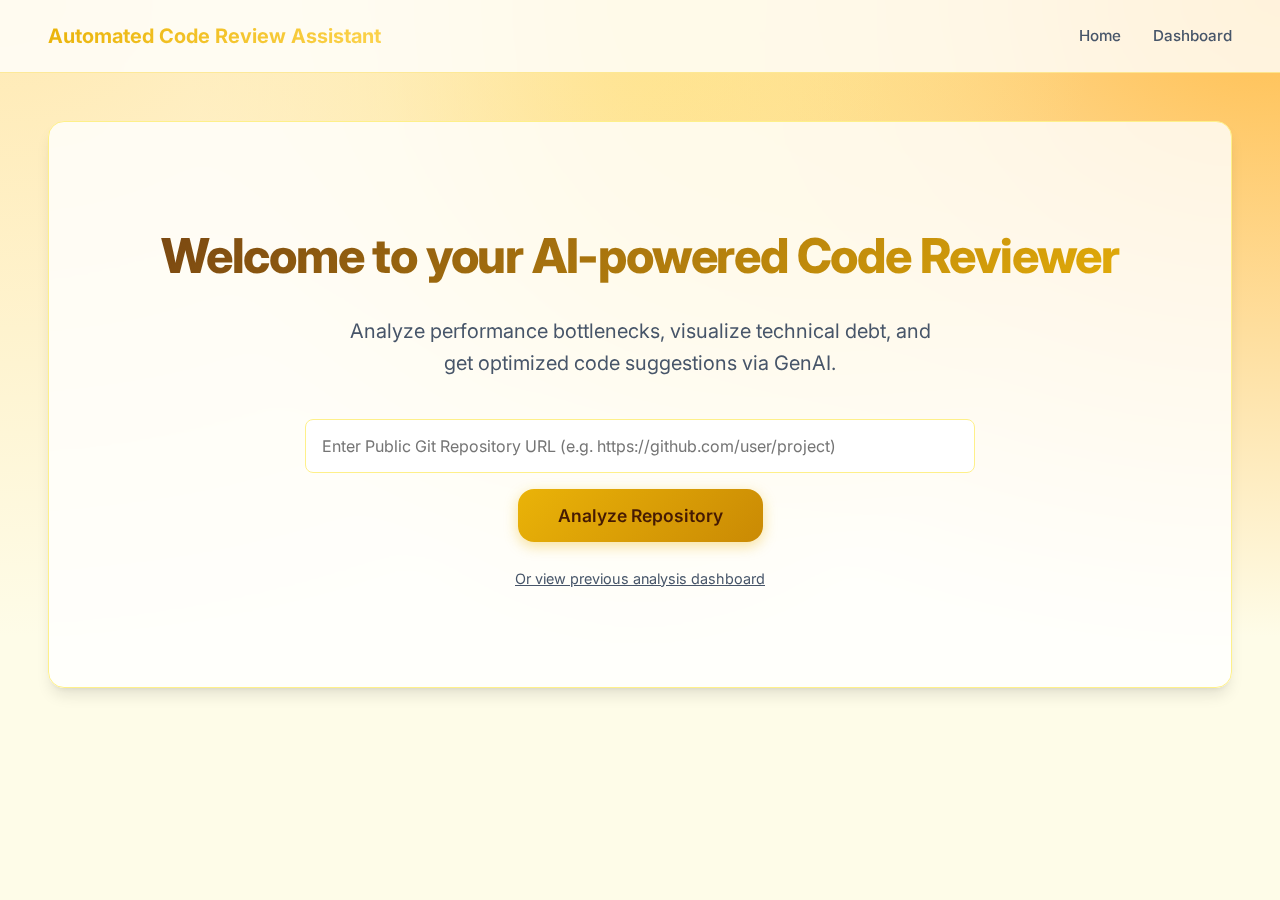
<file: frontend/index.html>
<!DOCTYPE html>
<html lang="en">

<head>
    <meta charset="UTF-8">
    <meta name="viewport" content="width=device-width, initial-scale=1.0">
    <title>Automated Code Review Assistant</title>
    <link rel="stylesheet" href="style.css">
</head>

<body>
    <header>
        <h1>Automated Code Review Assistant</h1>
        <nav>
            <ul>
                <li><a href="index.html">Home</a></li>
                <li><a href="dashboard.html">Dashboard</a></li>
            </ul>
        </nav>
    </header>
    <main>
        <section class="hero">
            <h2>Welcome to your AI-powered Code Reviewer</h2>
            <p>Analyze performance bottlenecks, visualize technical debt, and get optimized code suggestions via GenAI.
            </p>
            <form id="analyze-form" class="repo-form"
                style="margin-top: 2rem; display: flex; flex-direction: column; align-items: center; gap: 1rem;">
                <input type="url" id="repo-url"
                    placeholder="Enter Public Git Repository URL (e.g. https://github.com/user/project)" required
                    style="width: 60%; padding: 1rem; border-radius: 8px; border: 1px solid var(--border); font-size: 1rem;" />
                <button type="submit" class="cta-button" style="border: none; cursor: pointer;">Analyze
                    Repository</button>
            </form>
            <div style="margin-top: 1.5rem;">
                <a href="dashboard.html" style="color: var(--text-muted); font-size: 0.9rem;">Or view previous analysis
                    dashboard</a>
            </div>
        </section>
    </main>
    <script src="script.js"></script>
</body>

</html>
</file>
<file: frontend/style.css>
@import url('https://fonts.googleapis.com/css2?family=Inter:wght@300;400;500;600;700&display=swap');

:root {
    --primary: #eab308;
    --primary-hover: #ca8a04;
    --secondary: #fcd34d;
    --background: #fefce8;
    --surface: #ffffff;
    --text-main: #1e293b;
    --text-muted: #475569;
    --border: #fef08a;
    --success: #10b981;
    --danger: #ef4444;
    --radius-lg: 16px;
    --radius-md: 12px;
    --radius-sm: 8px;
    --shadow-sm: 0 1px 2px 0 rgb(0 0 0 / 0.05);
    --shadow-md: 0 4px 6px -1px rgb(0 0 0 / 0.1), 0 2px 4px -2px rgb(0 0 0 / 0.1);
    --shadow-lg: 0 10px 15px -3px rgb(0 0 0 / 0.1), 0 4px 6px -4px rgb(0 0 0 / 0.1);
    --glass-bg: rgba(255, 255, 255, 0.8);
    --glass-border: rgba(250, 204, 21, 0.4);
}

* {
    box-sizing: border-box;
    margin: 0;
    padding: 0;
    font-family: 'Inter', sans-serif;
}

body {
    background-color: var(--background);
    background-image:
        radial-gradient(at 0% 0%, hsla(43, 100%, 85%, 1) 0, transparent 50%),
        radial-gradient(at 50% 0%, hsla(46, 100%, 75%, 1) 0, transparent 50%),
        radial-gradient(at 100% 0%, hsla(38, 100%, 65%, 1) 0, transparent 50%);
    background-attachment: fixed;
    background-size: cover;
    color: var(--text-main);
    line-height: 1.6;
    min-height: 100vh;
}

/* Glass Header */
header {
    background: var(--glass-bg);
    backdrop-filter: blur(12px);
    -webkit-backdrop-filter: blur(12px);
    border-bottom: 1px solid var(--glass-border);
    padding: 1.25rem 3rem;
    display: flex;
    justify-content: space-between;
    align-items: center;
    position: sticky;
    top: 0;
    z-index: 100;
}

header h1 {
    font-size: 1.25rem;
    font-weight: 700;
    color: var(--text-main);
    background: linear-gradient(135deg, var(--primary), var(--secondary));
    -webkit-background-clip: text;
    -webkit-text-fill-color: transparent;
}

nav ul {
    list-style: none;
    display: flex;
    gap: 2rem;
}

nav a {
    text-decoration: none;
    color: var(--text-muted);
    font-weight: 500;
    font-size: 0.95rem;
    position: relative;
    padding-bottom: 4px;
    transition: color 0.3s ease;
}

nav a::after {
    content: '';
    position: absolute;
    width: 0;
    height: 2px;
    bottom: 0;
    left: 0;
    background: linear-gradient(90deg, var(--primary), var(--secondary));
    transition: width 0.3s ease;
    border-radius: 2px;
}

nav a:hover,
nav a.active {
    color: var(--primary);
}

nav a:hover::after,
nav a.active::after {
    width: 100%;
}

main {
    padding: 3rem;
    max-width: 1280px;
    margin: 0 auto;
}

/* Hero Section */
.hero {
    text-align: center;
    padding: 6rem 2rem;
    background: var(--glass-bg);
    backdrop-filter: blur(16px);
    border: 1px solid var(--border);
    border-radius: var(--radius-lg);
    box-shadow: var(--shadow-lg);
    animation: fadeIn 0.8s ease-out;
}

@keyframes fadeIn {
    from {
        opacity: 0;
        transform: translateY(20px);
    }

    to {
        opacity: 1;
        transform: translateY(0);
    }
}

.hero h2 {
    margin-bottom: 1.25rem;
    font-size: 3rem;
    font-weight: 800;
    letter-spacing: -0.025em;
    color: transparent;
    background: linear-gradient(135deg, #713f12, var(--primary));
    -webkit-background-clip: text;
    -webkit-text-fill-color: transparent;
}

.hero p {
    color: var(--text-muted);
    margin-bottom: 2.5rem;
    font-size: 1.25rem;
    max-width: 600px;
    margin-inline: auto;
}

.cta-button {
    display: inline-block;
    background: linear-gradient(135deg, var(--primary), var(--primary-hover));
    color: #451a03;
    padding: 1rem 2.5rem;
    border-radius: var(--radius-lg);
    text-decoration: none;
    font-weight: 600;
    font-size: 1.1rem;
    transition: all 0.3s cubic-bezier(0.4, 0, 0.2, 1);
    box-shadow: 0 4px 14px 0 rgba(234, 179, 8, 0.39);
}

.cta-button:hover {
    transform: translateY(-2px);
    box-shadow: 0 6px 20px rgba(234, 179, 8, 0.5);
}

/* Dashboard Styles */
.dashboard-header {
    display: flex;
    flex-direction: column;
    gap: 1.5rem;
    margin-bottom: 2.5rem;
    animation: slideIn 0.5s ease-out forwards;
}

@media (min-width: 768px) {
    .dashboard-header {
        flex-direction: row;
        justify-content: space-between;
        align-items: flex-end;
    }
}

.dashboard-header h2 {
    font-size: 2rem;
    font-weight: 700;
}

.score-card {
    background: var(--surface);
    padding: 1.5rem 2.5rem;
    border-radius: var(--radius-lg);
    box-shadow: var(--shadow-md);
    text-align: center;
    position: relative;
    overflow: hidden;
    border: 1px solid var(--border);
    transition: transform 0.3s ease;
}

.score-card:hover {
    transform: translateY(-4px);
}

.score-card::before {
    content: '';
    position: absolute;
    top: 0;
    left: 0;
    right: 0;
    height: 4px;
    background: linear-gradient(90deg, var(--success), #34d399);
}

.score-card h3 {
    font-size: 0.875rem;
    text-transform: uppercase;
    letter-spacing: 0.05em;
    color: var(--text-muted);
    margin-bottom: 0.5rem;
}

.score-value {
    font-size: 3rem;
    font-weight: 800;
    color: var(--text-main);
    line-height: 1;
}

.score-trend.positive {
    color: var(--success);
    font-weight: 600;
    font-size: 0.875rem;
    margin-top: 0.5rem;
    display: flex;
    align-items: center;
    justify-content: center;
    gap: 0.25rem;
}

.dashboard-grid {
    display: grid;
    grid-template-columns: 1fr;
    gap: 2rem;
}

@media (min-width: 1024px) {
    .dashboard-grid {
        grid-template-columns: 1fr 1fr;
    }
}

.dashboard-card {
    background: var(--surface);
    padding: 2rem;
    border-radius: var(--radius-lg);
    box-shadow: var(--shadow-md);
    border: 1px solid var(--border);
    transition: box-shadow 0.3s ease;
    animation: fadeUp 0.6s ease-out forwards;
    opacity: 0;
}

.dashboard-card:nth-child(1) {
    animation-delay: 0.1s;
}

.dashboard-card:nth-child(2) {
    animation-delay: 0.2s;
}

.dashboard-card:hover {
    box-shadow: var(--shadow-lg);
}

@keyframes fadeUp {
    from {
        opacity: 0;
        transform: translateY(20px);
    }

    to {
        opacity: 1;
        transform: translateY(0);
    }
}

.dashboard-card h3 {
    margin-bottom: 1.5rem;
    font-size: 1.25rem;
    font-weight: 600;
    display: flex;
    align-items: center;
    gap: 0.5rem;
}

.chart-container {
    height: 320px;
    background: linear-gradient(180deg, #f8fafc, #f1f5f9);
    border-radius: var(--radius-md);
    display: flex;
    align-items: center;
    justify-content: center;
    border: 1px dashed var(--border);
    position: relative;
    overflow: hidden;
}

.loading-text {
    color: var(--text-muted);
    font-weight: 500;
    display: flex;
    align-items: center;
    gap: 0.5rem;
}

/* Review Output styling */
.review-content {
    display: flex;
    flex-direction: column;
    gap: 1.5rem;
}

.review-item {
    background: var(--background);
    border-radius: var(--radius-md);
    padding: 1.25rem;
    border-left: 4px solid var(--danger);
}

.review-item:last-child {
    border-left-color: var(--success);
}

.review-item h4 {
    color: var(--text-main);
    font-size: 1rem;
    margin-bottom: 0.5rem;
}

.review-item p {
    color: var(--text-muted);
    font-size: 0.95rem;
    margin-bottom: 1rem;
}

.code-snippet {
    background: #0f172a;
    padding: 1.25rem;
    border-radius: var(--radius-sm);
    overflow-x: auto;
    position: relative;
}

.code-snippet::before {
    content: '';
    position: absolute;
    top: 0;
    left: 0;
    right: 0;
    height: 28px;
    background: #1e293b;
    border-bottom: 1px solid #334155;
    border-top-left-radius: var(--radius-sm);
    border-top-right-radius: var(--radius-sm);
}

/* Mac-like window buttons in code snippet */
.code-snippet::after {
    content: '';
    position: absolute;
    top: 10px;
    left: 12px;
    width: 10px;
    height: 10px;
    border-radius: 50%;
    background: #ef4444;
    box-shadow: 16px 0 0 #f59e0b, 32px 0 0 #10b981;
}

.code-snippet pre {
    margin-top: 1.5rem;
}

.code-snippet code {
    font-family: 'Fira Code', 'Courier New', Courier, monospace;
    font-size: 0.85rem;
    color: #e2e8f0;
    line-height: 1.5;
}

/* Chatbot UI */
.chatbot-container {
    position: fixed;
    bottom: 90px;
    right: 24px;
    width: 350px;
    background: var(--surface);
    border-radius: var(--radius-lg);
    box-shadow: var(--shadow-lg);
    display: none;
    flex-direction: column;
    overflow: hidden;
    z-index: 999;
    border: 1px solid var(--border);
    animation: fadeUp 0.3s ease-out;
}

.chatbot-container.active {
    display: flex;
}

.chatbot-header {
    background: linear-gradient(135deg, var(--primary), var(--primary-hover));
    color: #451a03;
    padding: 1rem;
    font-weight: 700;
    display: flex;
    justify-content: space-between;
    align-items: center;
}

.chatbot-close {
    cursor: pointer;
    background: none;
    border: none;
    font-size: 1.5rem;
    color: #451a03;
}

.chatbot-body {
    padding: 1rem;
    overflow-y: auto;
    background: var(--background);
    display: flex;
    flex-direction: column;
    gap: 1rem;
    height: 350px;
}

.chat-bubble {
    max-width: 85%;
    padding: 0.75rem 1rem;
    border-radius: var(--radius-md);
    font-size: 0.95rem;
    line-height: 1.4;
    word-wrap: break-word;
}

.chat-bot {
    align-self: flex-start;
    background: white;
    box-shadow: var(--shadow-sm);
    border: 1px solid var(--border);
    border-bottom-left-radius: 4px;
}

.chat-user {
    align-self: flex-end;
    background: var(--primary);
    color: #451a03;
    font-weight: 500;
    border-bottom-right-radius: 4px;
}

.chatbot-footer {
    display: flex;
    padding: 1rem;
    background: white;
    border-top: 1px solid var(--border);
}

.chatbot-footer input {
    flex-grow: 1;
    padding: 0.75rem 1rem;
    border: 1px solid var(--border);
    border-radius: 20px;
    outline: none;
    font-size: 0.95rem;
    background: var(--background);
}

.chatbot-footer button {
    background: var(--primary);
    border: none;
    margin-left: 0.5rem;
    width: 40px;
    height: 40px;
    border-radius: 50%;
    color: #451a03;
    font-weight: bold;
    cursor: pointer;
    box-shadow: var(--shadow-md);
    display: flex;
    align-items: center;
    justify-content: center;
}

.chatbot-icon {
    position: fixed;
    bottom: 24px;
    right: 24px;
    background: linear-gradient(135deg, var(--primary), var(--primary-hover));
    color: #451a03;
    width: 60px;
    height: 60px;
    border-radius: 50%;
    display: flex;
    justify-content: center;
    align-items: center;
    font-size: 2rem;
    box-shadow: var(--shadow-lg);
    cursor: pointer;
    z-index: 1000;
    transition: transform 0.2s cubic-bezier(0.4, 0, 0.2, 1);
}

.chatbot-icon:hover {
    transform: scale(1.1) rotate(5deg);
}
</file>
